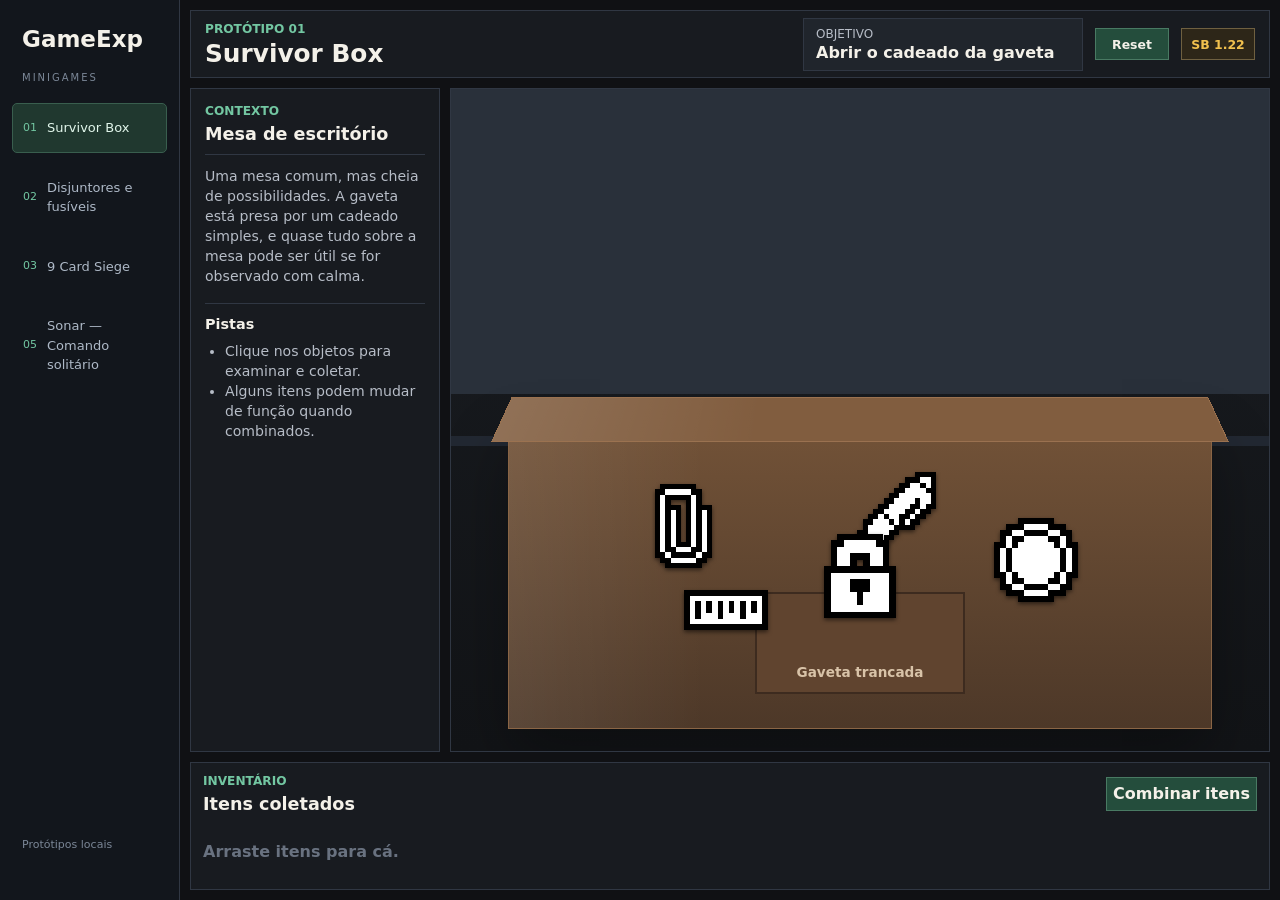
<file: index.html>
<!doctype html>
<html lang="pt-BR">
  <head>
    <meta charset="utf-8" />
    <meta name="viewport" content="width=device-width, initial-scale=1" />
    <title>Survivor Box - Protótipo</title>
    <link rel="stylesheet" href="src/styles.css?v=sb122" />
  </head>
  <body>
    <main class="game-shell" aria-label="Tela de jogo">
      <header class="top-bar">
        <div>
          <p class="eyebrow">Protótipo 01</p>
          <h1>Survivor Box</h1>
        </div>
        <div class="top-status">
          <div class="objective">
            <span>Objetivo</span>
            <strong>Abrir o cadeado da gaveta</strong>
          </div>
          <button class="reset-button" type="button" id="reset-button">
            Reset
          </button>
          <span class="version-label" aria-label="Versão do jogo">SB 1.22</span>
        </div>
      </header>

      <section class="play-layout">
        <aside class="context-panel" aria-labelledby="context-title">
          <div class="panel-header">
            <p class="eyebrow">Contexto</p>
            <h2 id="context-title">Mesa de escritório</h2>
          </div>
          <p id="context-text">
            Uma mesa comum, mas cheia de possibilidades. A gaveta está presa
            por um cadeado simples, e quase tudo sobre a mesa pode ser útil se
            for observado com calma.
          </p>
          <div class="notes">
            <h3>Pistas</h3>
            <ul id="clue-list">
              <li>Clique nos objetos para examinar e coletar.</li>
              <li>Alguns itens podem mudar de função quando combinados.</li>
            </ul>
          </div>
        </aside>

        <section class="scene" aria-label="Cenário interativo">
          <div class="wall">
          </div>

          <div class="desk" aria-label="Mesa de escritório">
            <button
              class="hotspot item paperclip"
              type="button"
              data-item="Clipe"
              data-description="Um clipe de metal. Fino, flexível e fácil de desdobrar com as mãos."
            >
              Clipe
            </button>
            <button
              class="hotspot item pen"
              type="button"
              data-item="Caneta"
              data-description="Uma caneta esferográfica. O corpo parece firme, e talvez esconda peças úteis por dentro."
            >
              Caneta
            </button>
            <button
              class="hotspot item tape"
              type="button"
              data-item="Fita"
              data-description="Um rolo pequeno de fita adesiva. Não resolve tudo, mas segura quase qualquer improviso por tempo suficiente."
            >
              Fita
            </button>
            <button
              class="hotspot item ruler"
              type="button"
              data-item="Régua"
              data-description="Uma régua fina de plástico. Boa para medir, apoiar ou alcançar uma fresta estreita."
            >
              Régua
            </button>
            <button
              class="hotspot lock"
              id="lock"
              type="button"
              data-description="O cadeado prende a gaveta. A abertura é pequena, e força bruta só faria barulho."
            >
              <img
                class="item-icon"
                src="src/assets/icons/cadeado.png"
                alt=""
                draggable="false"
              />
              <span>Cadeado</span>
            </button>
            <div class="drawer" id="drawer">
              <span id="drawer-label">Gaveta trancada</span>
            </div>
            <div class="success-message" id="success-message" role="status">
              Gaveta aberta. Protótipo concluído.
            </div>
          </div>
        </section>
      </section>

      <section class="inventory" aria-labelledby="inventory-title">
        <div class="inventory-head">
          <div>
            <p class="eyebrow">Inventário</p>
            <h2 id="inventory-title">Itens coletados</h2>
          </div>
          <div class="combine-controls">
            <button class="action-button" type="button" id="combine-button">
              Combinar itens
            </button>
            <span class="combine-instruction" id="combine-instruction" hidden>
              Clique nos itens para combinar
            </span>
            <button class="ok-button" type="button" id="combine-ok-button" hidden>
              OK
            </button>
          </div>
        </div>
        <div class="inventory-items" id="inventory-items" aria-live="polite">
          <span class="inventory-empty">Arraste itens para cá.</span>
        </div>
      </section>
    </main>

    <div class="cursor-hint" id="cursor-hint" aria-hidden="true">
      Clique nos itens para combinar
    </div>
    <div class="action-hint" id="action-hint" aria-hidden="true">
      A ferramenta parece não ter efeito.
    </div>
    <script src="src/game.js?v=sb122"></script>
    <script src="game-menu.js"></script>
  </body>
</html>
</file>
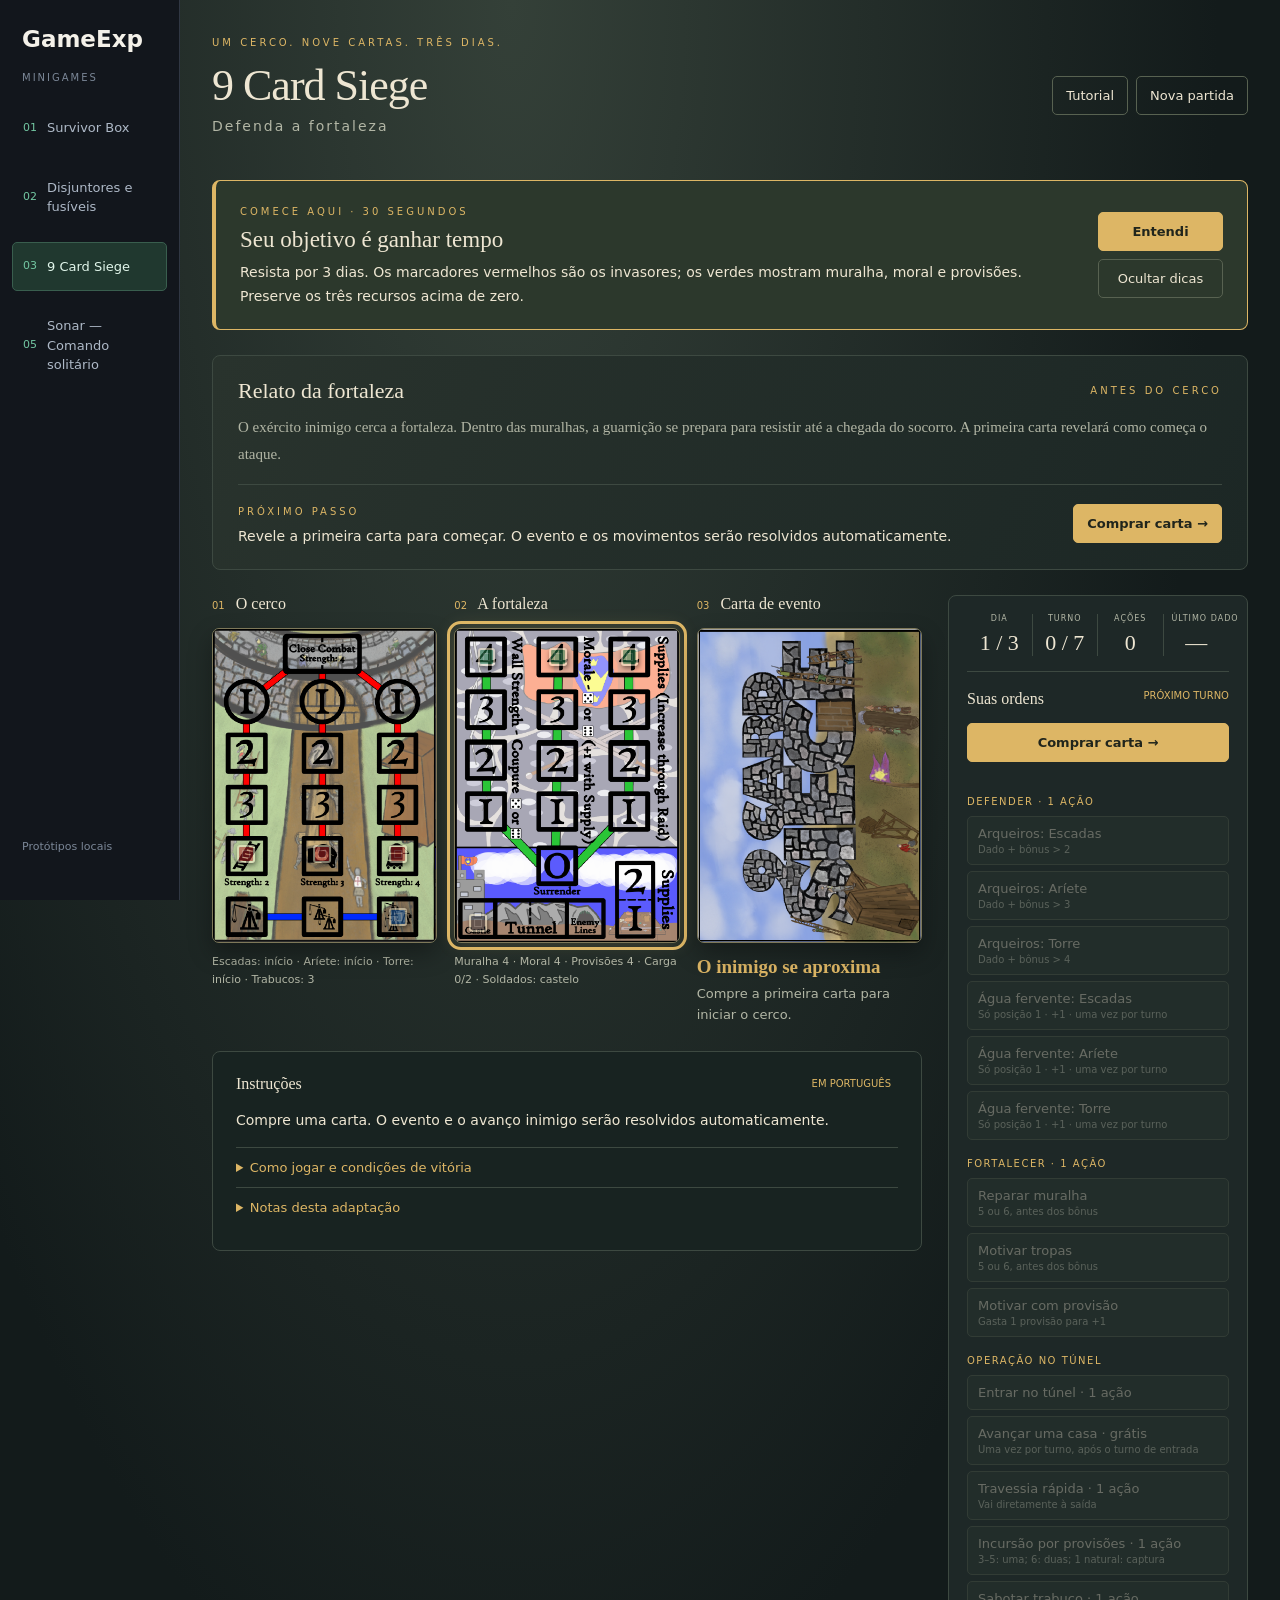
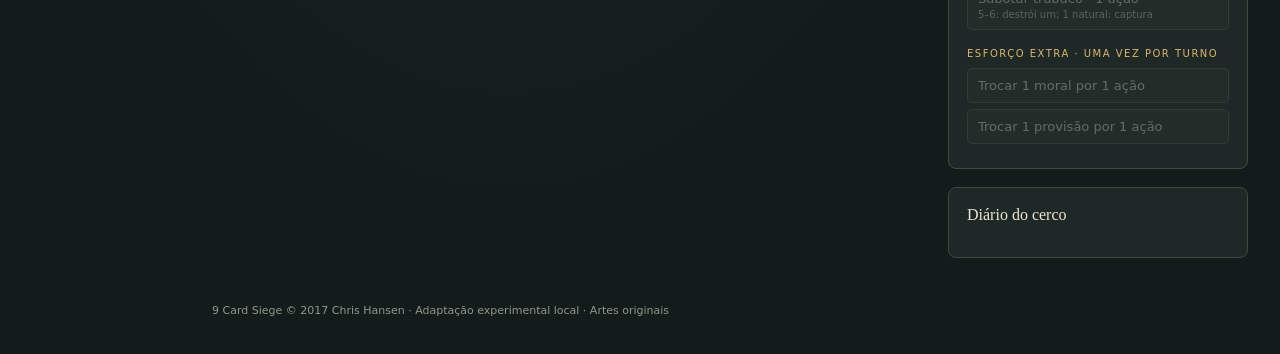
<file: 9-card-siege/index.html>
<!doctype html>
<html lang="pt-BR"><head><meta charset="utf-8"><meta name="viewport" content="width=device-width,initial-scale=1"><title>9 Card Siege • GameExp</title><link rel="stylesheet" href="style.css"></head><body>
<main><header><div><span class="eyebrow">UM CERCO. NOVE CARTAS. TRÊS DIAS.</span><h1>9 Card Siege<span>Defenda a fortaleza</span></h1></div><div class="header-buttons"><button id="tutorialReplay" class="quiet">Tutorial</button><button id="restart" class="quiet">Nova partida</button></div></header>

<section id="tutorial" class="tutorial" aria-label="Tutorial guiado" aria-live="polite" hidden><div><span id="tutorialTag" class="eyebrow"></span><h2 id="tutorialTitle"></h2><p id="tutorialText"></p></div><div class="tutorial-buttons"><button id="tutorialDone" class="primary">Entendi</button><button id="tutorialSkip" class="quiet">Ocultar dicas</button></div></section><section class="narrative" aria-label="Narrativa do cerco"><div class="story-heading"><h2>Relato da fortaleza</h2><span id="storyTime" class="eyebrow"></span></div><div id="storyEntries" role="log" aria-live="polite" aria-relevant="additions"></div><div class="next-step"><div><span class="eyebrow">PRÓXIMO PASSO</span><p id="nextStepText"></p></div><button id="nextStepButton" class="primary"></button></div><details id="storyArchive" hidden><summary>Relatos anteriores</summary><div id="storyHistory"></div></details></section><div id="result" role="status"></div><div class="layout"><section class="table"><div class="boards"><article><h2><span>01</span> O cerco</h2><div class="art" id="enemyBoard"><img src="assets/SIEGE%20TRACK.PNG" alt="Trilhas de escadas, aríete, torre de cerco e contagem de trabucos"><div id="enemyMarkers"></div></div><div id="enemySummary" class="caption"></div></article><article><h2><span>02</span> A fortaleza</h2><div class="art" id="fortBoard"><img src="assets/FORT%20TRACK.PNG" alt="Trilhas da muralha, moral, provisões e túnel"><div id="fortMarkers"></div></div><div id="fortSummary" class="caption"></div></article><article class="event"><h2><span>03</span> Carta de evento</h2><div class="art"><img id="card" src="assets/CAPA.PNG" alt="Capa de 9 Card Siege"><div id="cardShade"></div></div><div class="event-copy"><h3 id="eventTitle">O inimigo se aproxima</h3><p id="eventText">Compre a primeira carta para iniciar o cerco.</p></div></article></div>
<section class="instructions"><h2>Instruções <span>EM PORTUGUÊS</span></h2><p id="hint" aria-live="polite"></p><details><summary>Como jogar e condições de vitória</summary><p>Sobreviva a 3 dias, cada um com 7 turnos. A cada turno: verificação dos soldados nas linhas inimigas, compra de carta, evento, avanço inimigo, suas ações e verificação de derrota. Os efeitos das cartas duram apenas um turno. As seções amarela, azul e verde correspondem aos dias 1, 2 e 3.</p><p>Ataques precisam superar a força do inimigo: escadas 2, aríete 3, torre 4. Um sucesso recua uma casa. Na posição 1, use água fervente para +1 no dado, uma vez por turno. Corpo a corpo tem força 4. Um 1 natural no corpo a corpo reduz a moral; na água fervente também, salvo bônus positivo de evento aplicável.</p><p>Reparar e motivar exigem 5 ou 6, antes dos bônus. Você pode gastar uma provisão para +1 ao motivar. Uma vez por turno, troque 1 moral ou provisão por uma ação extra. Os recursos vão de 0 a 4.</p><p>Entrar no túnel custa 1 ação. A partir do turno seguinte, avance uma casa grátis por turno. A travessia rápida custa 1 ação e leva diretamente à saída, na direção em que você entrou. Nas linhas inimigas, incursões obtêm 1 provisão em 3–5 ou 2 em 6; sabotagem destrói um trabuco em 5–6. Um 1 natural nessas ações ou na verificação inicial causa captura, perda da carga e −1 moral. A carga máxima é 2; traga-a de volta ao castelo.</p><p>Dois inimigos em corpo a corpo ou um recurso em zero ao terminar o turno causam derrota. Três inimigos em corpo a corpo ou dois recursos em zero causam derrota imediata. Ao fim de cada dia: consuma uma provisão, retorne automaticamente soldados que estão no túnel e capture os que estão nas linhas inimigas. Complete o fim do terceiro dia com todos os recursos acima de zero para vencer.</p></details><details><summary>Notas desta adaptação</summary><p>“Mau tempo” permite apenas incursão e sabotagem, inclusive bloqueando movimento gratuito. Resultados naturais de 1 causam captura mesmo com bônus. “Chuva de flechas” aplica seu bônus a todos os ataques; bônus específicos de trilha não se aplicam a corpo a corpo. As condições de sobrevivência são verificadas também após as ações de fim de dia. Não há custo adicional de combate obrigatório: com dois inimigos na muralha, você precisa expulsar pelo menos um antes de encerrar o turno.</p></details></section></section>
<aside><section class="panel"><section class="hud command-hud" aria-label="Estado da partida"><div><small>DIA</small><strong id="day"></strong></div><div><small>TURNO</small><strong id="turn"></strong></div><div><small>AÇÕES</small><strong id="ap"></strong></div><div><small>ÚLTIMO DADO</small><strong id="die">—</strong></div></section><div class="panel-head"><h2>Suas ordens</h2><span id="phase"></span></div><button id="next" class="primary"></button><div id="actions"></div></section><section class="panel history"><h2>Diário do cerco</h2><ol id="log" aria-live="polite"></ol></section></aside></div><footer>9 Card Siege © 2017 Chris Hansen · Adaptação experimental local · Artes originais</footer></main>
<dialog id="confirm"><h2>Começar novamente?</h2><p>A partida atual será substituída.</p><button id="cancel">Continuar partida</button><button id="confirmNew" class="primary">Nova partida</button></dialog>
<script src="engine.js"></script><script src="next-step.js"></script><script src="narrative.js"></script><script src="tutorial.js"></script><script src="app.js"></script><script src="../game-menu.js"></script></body></html>
</file>
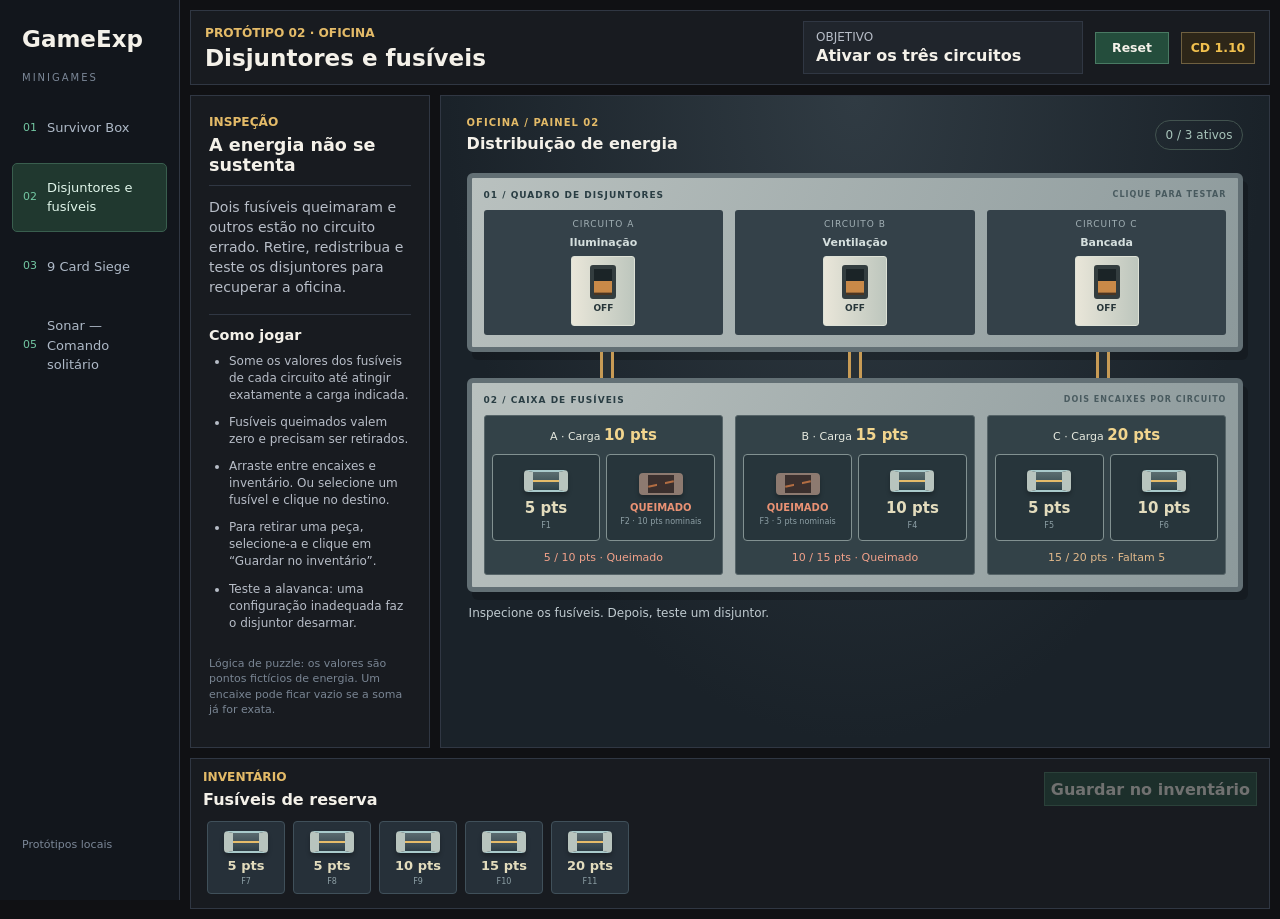
<file: disjuntores/index.html>
<!doctype html>
<html lang="pt-BR"><head><meta charset="utf-8"><meta name="viewport" content="width=device-width,initial-scale=1"><title>Disjuntores e fusíveis · GameExp</title><link rel="stylesheet" href="../src/styles.css"><link rel="stylesheet" href="style.css"></head>
<body><main class="game-shell">
<header class="top-bar"><div><p class="eyebrow">Protótipo 02 · Oficina</p><h1>Disjuntores e fusíveis</h1></div><div class="top-status"><div class="objective"><span>Objetivo</span><strong>Ativar os três circuitos</strong></div><button class="reset-button" id="reset">Reset</button><span class="version-label">CD 1.10</span></div></header>
<section class="play-layout"><aside class="context-panel"><div class="panel-header"><p class="eyebrow">Inspeção</p><h2 id="context-title">A energia não se sustenta</h2></div><p id="context-text">Dois fusíveis queimaram e outros estão no circuito errado. Retire, redistribua e teste os disjuntores para recuperar a oficina.</p><div class="notes"><h3>Como jogar</h3><ul><li>Some os valores dos fusíveis de cada circuito até atingir exatamente a carga indicada.</li><li>Fusíveis queimados valem zero e precisam ser retirados.</li><li>Arraste entre encaixes e inventário. Ou selecione um fusível e clique no destino.</li><li>Para retirar uma peça, selecione-a e clique em “Guardar no inventário”.</li><li>Teste a alavanca: uma configuração inadequada faz o disjuntor desarmar.</li></ul></div><p class="simulation-note">Lógica de puzzle: os valores são pontos fictícios de energia. Um encaixe pode ficar vazio se a soma já for exata.</p></aside>
<section class="scene" aria-label="Painel de circuitos da oficina"><div class="scene-heading"><div><p class="eyebrow">Oficina / painel 02</p><h2>Distribuição de energia</h2></div><span id="progress" role="status">0 / 3 ativos</span></div><div class="panel-section"><div class="section-label"><span>01 / QUADRO DE DISJUNTORES</span><span>CLIQUE PARA TESTAR</span></div><div id="breakers" class="breaker-grid"></div></div><div class="cable-tray" aria-hidden="true"><i></i><i></i><i></i></div><div class="panel-section fuse-box"><div class="section-label"><span>02 / CAIXA DE FUSÍVEIS</span><span>DOIS ENCAIXES POR CIRCUITO</span></div><div id="circuits" class="circuit-grid"></div></div><div id="feedback" class="feedback" role="status" aria-live="polite">Inspecione os fusíveis. Depois, teste um disjuntor.</div><div id="success" class="completion" role="status" hidden><strong>Oficina restaurada</strong><span>Iluminação, ventilação e bancada estão funcionando.</span></div></section></section>
<section class="inventory" id="inventory"><div class="inventory-head"><div><p class="eyebrow">Inventário</p><h2>Fusíveis de reserva</h2></div><button class="action-button" id="store" disabled>Guardar no inventário</button></div><div class="inventory-items" id="items" aria-label="Fusíveis disponíveis"></div></section>
</main><script src="../game-menu.js"></script><script src="puzzle.js"></script><script src="game.js"></script></body></html>
</file>
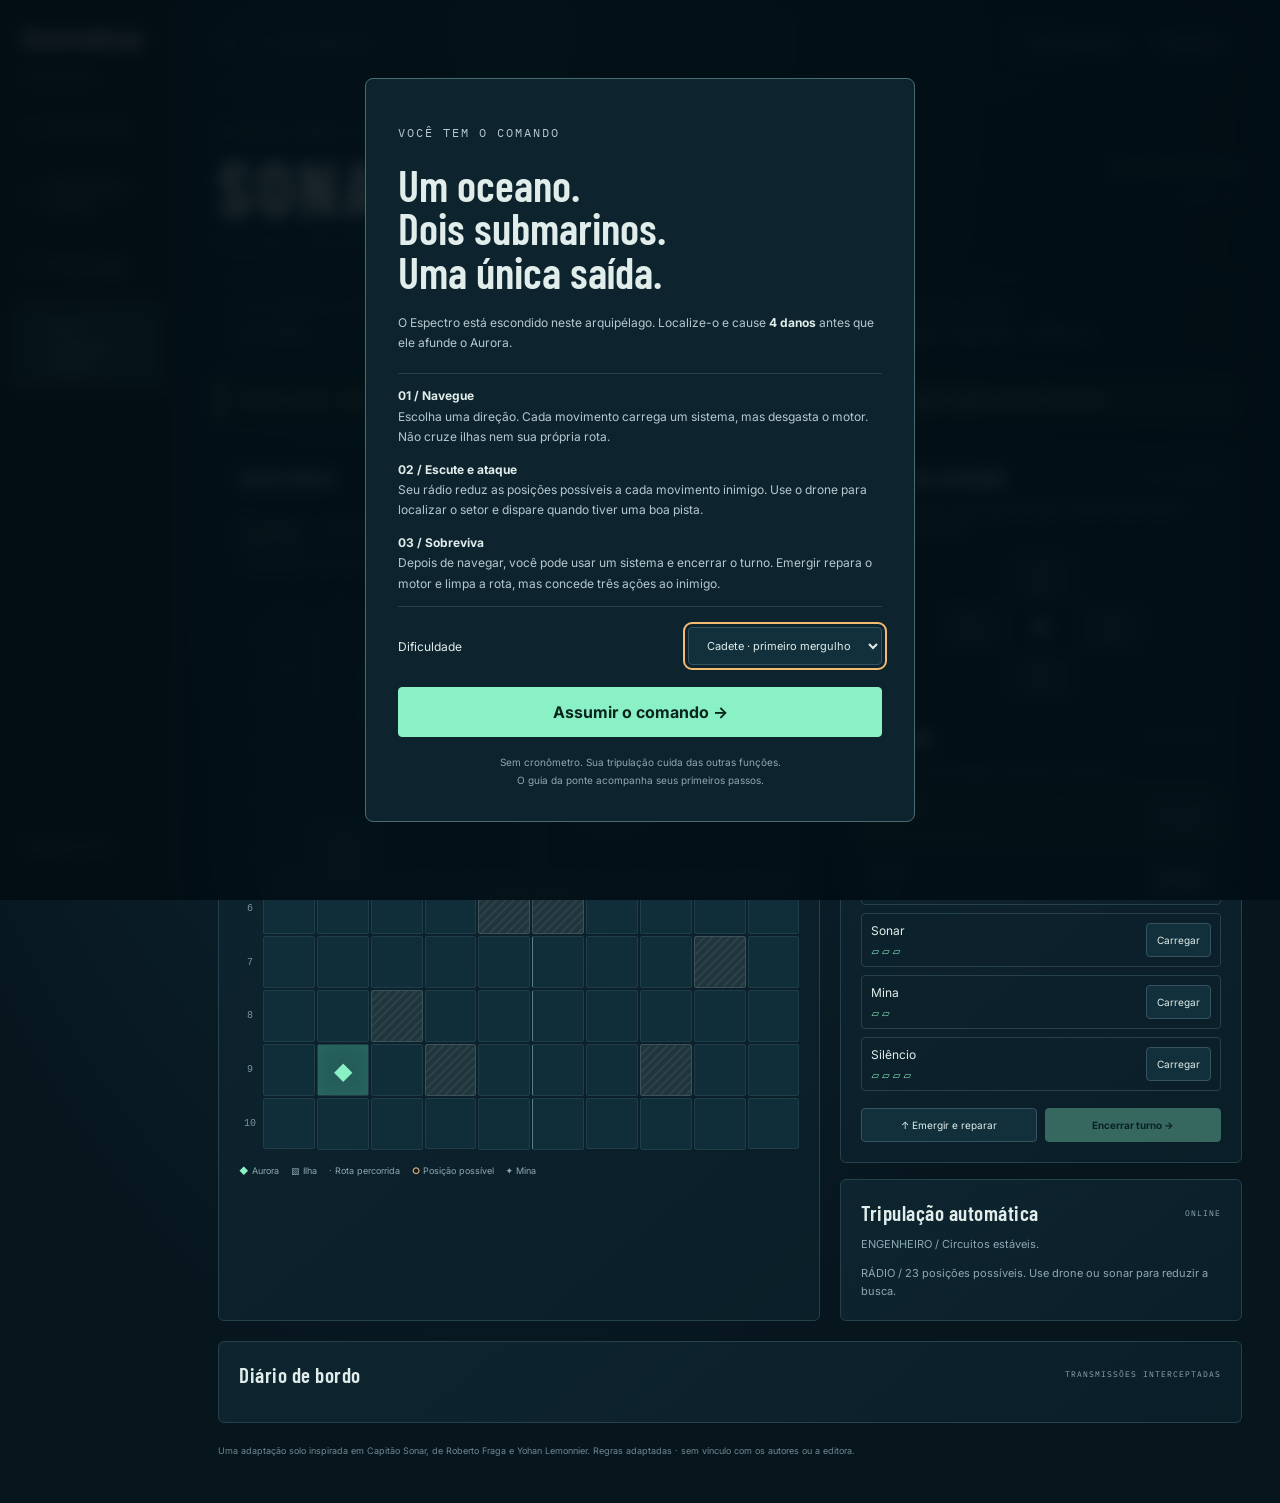
<file: sonar/index.html>
<!doctype html>
<html lang="pt-BR"><head><meta charset="utf-8"><meta name="viewport" content="width=device-width,initial-scale=1"><title>Sonar — Comando solitário</title><link rel="stylesheet" href="style.css"></head><body>
<main><header><a class="brand" href="../index.html">SB / EXPERIMENTOS</a><div class="head-actions"><button id="help">Manual de bordo</button><button id="new">Nova missão</button></div></header>
<section class="title"><div><p class="eyebrow">ATLÂNTICO NORTE / OPERAÇÃO 07</p><h1>SONAR<span>COMANDO SOLITÁRIO</span></h1></div><div class="signal"><i></i> <span id="phase">AGUARDANDO COMANDANTE</span><small id="turn">TURNO 01</small></div></section>
<section class="status"><div><small>SEU SUBMARINO / AURORA</small><strong id="hp"></strong></div><div><small>CONTATO HOSTIL / ESPECTRO</small><strong id="ehp"></strong></div><div><small>ÚLTIMO SINAL INIMIGO</small><strong id="bearing">Nenhuma transmissão</strong></div></section>
<section id="guidance" class="guidance" aria-live="polite"></section>
<div class="layout"><section class="ocean panel"><div class="panel-title"><h2>Carta tática</h2><span>ARQUIPÉLAGO ALPHA · 10 × 10</span></div><div class="tabs"><button id="navtab" class="active">Navegação</button><button id="tracktab">Rastreamento</button></div><p id="maphint"></p><div id="map" class="map" aria-label="Mapa tático"></div><div class="legend"><span><b class="own">◆</b> Aurora</span><span>▧ Ilha</span><span>· Rota percorrida</span><span><b class="possible">○</b> Posição possível</span><span>✦ Mina</span></div><div id="targetbar"></div></section>
<aside><section class="panel controls"><div class="panel-title"><h2>Ponte de comando</h2><span>01 / NAVEGAR</span></div><p>Mova uma casa. A tripulação carrega o sistema selecionado e administra as panes.</p><div class="compass"><button data-dir="N">↑<small>NORTE</small></button><button data-dir="W">←<small>OESTE</small></button><span>◆</span><button data-dir="E">→<small>LESTE</small></button><button data-dir="S">↓<small>SUL</small></button></div><div class="panel-title"><h2>Sistemas</h2><span>02 / AÇÃO OPCIONAL</span></div><p id="systemhint">Selecione o que carregar no próximo movimento.</p><div id="systems"></div><div class="utility"><button id="surface">↑ Emergir e reparar</button><button id="end">Encerrar turno →</button></div></section><section class="panel crew"><div class="panel-title"><h2>Tripulação automática</h2><span>ONLINE</span></div><p id="engineer"></p><p id="radio"></p></section></aside></div>
<section class="panel journal"><div class="panel-title"><h2>Diário de bordo</h2><span>TRANSMISSÕES INTERCEPTADAS</span></div><div id="log" role="log" aria-live="polite"></div></section><footer>Uma adaptação solo inspirada em Capitão Sonar, de Roberto Fraga e Yohan Lemonnier. Regras adaptadas · sem vínculo com os autores ou a editora.</footer></main>
<dialog id="intro"><div class="modal-inner"><p class="eyebrow">VOCÊ TEM O COMANDO</p><h2>Um oceano.<br>Dois submarinos.<br>Uma única saída.</h2><p>O Espectro está escondido neste arquipélago. Localize-o e cause <b>4 danos</b> antes que ele afunde o Aurora.</p><div class="brief"><p><b>01 / Navegue</b><br>Escolha uma direção. Cada movimento carrega um sistema, mas desgasta o motor. Não cruze ilhas nem sua própria rota.</p><p><b>02 / Escute e ataque</b><br>Seu rádio reduz as posições possíveis a cada movimento inimigo. Use o drone para localizar o setor e dispare quando tiver uma boa pista.</p><p><b>03 / Sobreviva</b><br>Depois de navegar, você pode usar um sistema e encerrar o turno. Emergir repara o motor e limpa a rota, mas concede três ações ao inimigo.</p></div><label>Dificuldade <select id="difficulty"><option value="cadet">Cadete · primeiro mergulho</option><option value="captain">Capitão · caça equilibrada</option></select></label><button id="start" class="primary">Assumir o comando →</button><small>Sem cronômetro. Sua tripulação cuida das outras funções.<br>O guia da ponte acompanha seus primeiros passos.</small></div></dialog>
<dialog id="manual"><div class="modal-inner"><p class="eyebrow">CONSULTA RÁPIDA</p><h2>Manual de bordo</h2><p><b>Seu turno:</b> selecione um sistema para carregar, navegue uma casa, use até um sistema pronto e encerre. O inimigo então age. Você também pode emergir no lugar do movimento.</p><p><b>Rastreamento:</b> os círculos são possibilidades, não alvos confirmados. O rádio cruza as direções ouvidas com ilhas e limites do mapa. Drone e sonar refinam essa estimativa. O inimigo também escuta você; ele não conhece sua posição secreta.</p><p><b>Torpedo (2 cargas):</b> selecione uma casa a até 4 passos ortogonais. Ilhas não bloqueiam o alcance. Acerto exato causa 2 danos; qualquer casa vizinha, inclusive diagonal, sofre 1. Seu submarino também pode ser atingido.</p><p><b>Drone (3 cargas):</b> escolha um dos quatro setores; a resposta SIM/NÃO é verdadeira. <b>Sonar (3):</b> recebe uma linha e um setor; exatamente uma informação é verdadeira.</p><p><b>Mina (2):</b> posicione em uma casa vizinha livre. Depois clique nela e detone; não precisa recarregar para detonar. Uma detonação usa sua ação opcional. Torpedos destroem minas no ponto de impacto.</p><p><b>Silêncio (4):</b> após navegar, faça um deslocamento adicional de 1 a 4 casas em linha reta. O inimigo não ouve a direção. Esse deslocamento gera apenas uma carga e uma pane.</p><p><b>Engenharia solo:</b> cada direção acumula desgaste. Ao atingir 3 marcas, um sistema fica bloqueado. Na quarta, você sofre 1 dano e todo o desgaste é apagado. O engenheiro avisa antes. Emergir limpa tudo, mas não recupera vida.</p><p><b>Adaptação:</b> jogo por turnos, rádio e tripulantes automáticos, um mapa e circuitos de engenharia simplificados. No modo Cadete, o inimigo carrega torpedos mais devagar e tem maior incerteza inicial sobre você. Progresso salvo neste navegador a cada turno.</p><button id="closehelp" class="primary">Voltar à ponte</button></div></dialog>
<dialog id="result"><div class="modal-inner"><p class="eyebrow">RELATÓRIO DA MISSÃO</p><h2 id="resulttitle"></h2><p id="resulttext"></p><button id="again" class="primary">Novo mergulho →</button></div></dialog>
<script src="game.js"></script><script src="../game-menu.js"></script></body></html>
</file>
<file: src/styles.css>
:root {
  color-scheme: dark;
  --bg: #101114;
  --panel: #181b20;
  --panel-strong: #20252c;
  --desk: #735338;
  --desk-dark: #4d3828;
  --text: #f4f1e9;
  --muted: #b7bdc7;
  --accent: #73c7a2;
  --accent-strong: #f2c14e;
  --line: #303743;
}

* {
  box-sizing: border-box;
}

body {
  margin: 0;
  min-width: 1100px;
  min-height: 100vh;
  overflow: hidden;
  font-family:
    Inter, ui-sans-serif, system-ui, -apple-system, BlinkMacSystemFont, "Segoe UI",
    sans-serif;
  background: var(--bg);
  color: var(--text);
}

body.combine-mode {
  cursor: crosshair;
}

body.combine-mode .inventory-token {
  cursor: crosshair;
}

body.combine-mode .action-button,
body.combine-mode .ok-button {
  cursor: pointer;
}

body.dragging-item {
  cursor: grabbing;
  user-select: none;
}

button {
  font: inherit;
}

.game-shell {
  height: 100vh;
  display: grid;
  grid-template-rows: 68px minmax(0, 1fr) 128px;
  gap: 10px;
  padding: 10px;
}

.top-bar,
.inventory,
.context-panel {
  border: 1px solid var(--line);
  background: var(--panel);
}

.top-bar {
  min-height: 0;
  display: flex;
  align-items: center;
  justify-content: space-between;
  padding: 10px 14px;
}

.eyebrow,
h1,
h2,
h3,
p {
  margin-top: 0;
}

.eyebrow {
  margin-bottom: 4px;
  color: var(--accent);
  font-size: 0.76rem;
  font-weight: 800;
  letter-spacing: 0;
  text-transform: uppercase;
}

h1 {
  margin-bottom: 0;
  font-size: 1.55rem;
  line-height: 1;
}

h2 {
  margin-bottom: 0;
  font-size: 1.1rem;
}

h3 {
  margin-bottom: 10px;
  font-size: 0.9rem;
}

p,
li {
  color: var(--muted);
  font-size: 0.88rem;
  line-height: 1.42;
}

.objective {
  display: grid;
  gap: 2px;
  min-width: 280px;
  padding: 8px 12px;
  border: 1px solid var(--line);
  background: var(--panel-strong);
}

.top-status {
  display: flex;
  align-items: center;
  gap: 12px;
}

.version-label {
  min-width: 74px;
  min-height: 32px;
  display: inline-grid;
  place-items: center;
  border: 1px solid #6f6040;
  background: #2d2618;
  color: var(--accent-strong);
  font-size: 0.78rem;
  font-weight: 900;
}

.reset-button {
  min-width: 74px;
  min-height: 32px;
  border: 1px solid #497a63;
  background: #244d3c;
  color: var(--text);
  cursor: pointer;
  font-size: 0.78rem;
  font-weight: 900;
}

.reset-button:hover,
.reset-button:focus-visible {
  outline: none;
  border-color: var(--accent);
  background: #2d604b;
}

.objective span {
  color: var(--muted);
  font-size: 0.75rem;
  text-transform: uppercase;
}

.play-layout {
  min-height: 0;
  display: grid;
  grid-template-columns: 300px minmax(720px, 1fr);
  gap: 10px;
}

.context-panel {
  overflow: hidden;
  padding: 14px;
}

.panel-header {
  margin-bottom: 12px;
  padding-bottom: 10px;
  border-bottom: 1px solid var(--line);
}

.notes {
  margin-top: 16px;
  padding-top: 12px;
  border-top: 1px solid var(--line);
}

.notes ul {
  margin: 0;
  padding-left: 20px;
}

.scene {
  position: relative;
  overflow: hidden;
  min-height: 0;
  border: 1px solid var(--line);
  background:
    linear-gradient(180deg, #29303a 0 46%, transparent 46%),
    linear-gradient(180deg, #1a1d22 0, #121417 100%);
}

.wall {
  position: absolute;
  inset: 0 0 46% 0;
  border-bottom: 10px solid #222832;
}

.desk {
  position: absolute;
  left: 7%;
  right: 7%;
  bottom: 22px;
  height: min(310px, calc(100% - 130px));
  border: 1px solid #8a6545;
  background:
    linear-gradient(90deg, rgba(255, 255, 255, 0.08), transparent 28%),
    linear-gradient(180deg, var(--desk), var(--desk-dark));
  box-shadow: 0 28px 60px rgba(0, 0, 0, 0.32);
}

.desk::before {
  content: "";
  position: absolute;
  left: -18px;
  right: -18px;
  top: -28px;
  height: 48px;
  border: 1px solid #9b7250;
  background:
    linear-gradient(90deg, rgba(255, 255, 255, 0.12), transparent 36%),
    #815d3f;
  transform: perspective(260px) rotateX(18deg);
  transform-origin: bottom;
}

.desk.drop-target {
  box-shadow:
    inset 0 0 0 3px rgba(115, 199, 162, 0.3),
    0 28px 60px rgba(0, 0, 0, 0.32);
}

.drawer {
  position: absolute;
  left: 35%;
  bottom: 34px;
  width: 30%;
  height: 102px;
  border: 2px solid #3d2b1f;
  background: #60442f;
  display: grid;
  place-items: end center;
  padding-bottom: 12px;
  transition:
    bottom 260ms ease,
    background 260ms ease,
    box-shadow 260ms ease;
}

.drawer span {
  color: #d8c3a8;
  font-size: 0.85rem;
  font-weight: 700;
}

.drawer.open {
  bottom: 10px;
  background: #37271c;
  box-shadow: inset 0 34px 0 rgba(0, 0, 0, 0.35);
}

.drawer.open span {
  color: var(--accent);
}

.hotspot {
  position: absolute;
  z-index: 2;
  display: inline-flex;
  align-items: center;
  justify-content: center;
  gap: 0;
  border: 0;
  background: transparent;
  color: var(--text);
  cursor: pointer;
  font-size: 0.78rem;
  font-weight: 800;
  touch-action: none;
  transition:
    transform 140ms ease,
    box-shadow 140ms ease,
    border-color 140ms ease;
}

.item-icon {
  width: 84px;
  height: 84px;
  image-rendering: pixelated;
  object-fit: contain;
  padding: 0;
  background: transparent;
  filter: drop-shadow(0 2px 2px rgba(0, 0, 0, 0.55));
}

.desk .hotspot > span {
  position: absolute;
  left: 50%;
  top: calc(100% + 4px);
  z-index: 5;
  width: max-content;
  max-width: 140px;
  height: auto;
  min-height: 22px;
  display: grid;
  place-items: center;
  padding: 3px 7px;
  border: 1px solid #6f6040;
  background: rgba(45, 38, 24, 0.96);
  color: var(--accent-strong);
  font-size: 0.72rem;
  font-weight: 900;
  line-height: 1.1;
  text-align: center;
  overflow: hidden;
  white-space: nowrap;
  opacity: 0;
  pointer-events: none;
  transform: translate(-50%, -3px);
  transition:
    opacity 120ms ease,
    transform 120ms ease;
}

.desk .hotspot:hover > span,
.desk .hotspot:focus-visible > span {
  opacity: 1;
  transform: translate(-50%, 0);
}

.hotspot:hover,
.hotspot:focus-visible {
  outline: none;
  transform: translateY(-2px);
  filter: drop-shadow(0 0 8px rgba(242, 193, 78, 0.55));
}

.item.collected {
  opacity: 0.18;
  pointer-events: none;
}

.inventory.drop-target {
  border-color: var(--accent);
  box-shadow: inset 0 0 0 2px rgba(115, 199, 162, 0.3);
}

.paperclip {
  left: 18%;
  top: 58px;
  width: 96px;
  height: 96px;
  border-radius: 8px;
}

.pen {
  left: 48%;
  top: 46px;
  width: 96px;
  height: 96px;
  border-radius: 8px;
}

.tape {
  right: 18%;
  top: 92px;
  width: 96px;
  height: 96px;
  border-radius: 8px;
}

.ruler {
  left: 24%;
  top: 142px;
  width: 96px;
  height: 96px;
  border-radius: 8px;
}

.dropped-item {
  width: 96px;
  height: 96px;
  min-width: 96px;
  min-height: 96px;
  display: inline-flex;
  align-items: center;
  justify-content: center;
  padding: 0;
  border-radius: 0;
  background: transparent;
  color: var(--text);
}

.dropped-item span {
  color: var(--text);
}

.dropped-item.drag-source {
  opacity: 0.92;
  filter: drop-shadow(0 0 8px rgba(242, 193, 78, 0.55));
}

.item.drag-source {
  opacity: 0.92;
  filter: drop-shadow(0 0 8px rgba(242, 193, 78, 0.55));
}

.hotspot.combine-selected {
  filter: drop-shadow(0 0 9px rgba(115, 199, 162, 0.72));
}

.lock {
  left: calc(50% - 48px);
  bottom: 104px;
  width: 96px;
  height: 96px;
  flex-direction: column;
  gap: 2px;
  padding: 0;
  border-radius: 0;
  background: transparent;
  border: 0;
}

.lock .item-icon {
  width: 84px;
  height: 84px;
}

.lock::before {
  content: none;
}

.lock.open {
  bottom: 82px;
  opacity: 0.55;
  transform: rotate(12deg);
  pointer-events: none;
}

.lock.open::before {
  content: none;
}

.lock.use-target {
  border-color: var(--accent);
  box-shadow: 0 0 0 4px rgba(115, 199, 162, 0.24);
  filter: none;
}

.success-message {
  position: absolute;
  left: 50%;
  bottom: 160px;
  z-index: 3;
  width: 320px;
  min-height: 54px;
  display: none;
  place-items: center;
  padding: 12px 16px;
  border: 1px solid #6aa98c;
  background: #153528;
  color: var(--text);
  font-weight: 800;
  text-align: center;
  transform: translateX(-50%);
}

.success-message.visible {
  display: grid;
}

.inventory {
  min-height: 0;
  padding: 10px 12px;
}

.inventory-head {
  display: flex;
  align-items: center;
  justify-content: space-between;
  margin-bottom: 8px;
}

.combine-controls {
  display: flex;
  align-items: center;
  gap: 8px;
}

.action-button,
.ok-button {
  min-width: 146px;
  min-height: 34px;
  border: 1px solid #497a63;
  background: #244d3c;
  color: var(--text);
  cursor: pointer;
  font-weight: 800;
}

.action-button.active {
  border-color: var(--accent-strong);
  background: #5a4318;
  color: #fff4ca;
}

.combine-instruction {
  min-height: 34px;
  display: inline-grid;
  place-items: center;
  padding: 0 10px;
  border: 1px solid #6f6040;
  background: #2d2618;
  color: var(--accent-strong);
  font-size: 0.78rem;
  font-weight: 900;
  white-space: nowrap;
}

.combine-instruction.ready {
  border-color: var(--accent);
  background: #173b2d;
  color: var(--text);
}

.ok-button {
  min-width: 54px;
  border-color: #6f6040;
  background: #2d2618;
  color: var(--accent-strong);
}

.ok-button:disabled {
  opacity: 0.42;
  cursor: not-allowed;
}

.combine-instruction[hidden],
.ok-button[hidden] {
  display: none;
}

.action-button:hover,
.action-button:focus-visible,
.ok-button:hover:not(:disabled),
.ok-button:focus-visible {
  outline: none;
  border-color: var(--accent);
}

.cursor-hint,
.action-hint {
  position: fixed;
  left: 0;
  top: 0;
  z-index: 20;
  display: none;
  pointer-events: none;
  padding: 7px 10px;
  border: 1px solid #6f6040;
  background: rgba(45, 38, 24, 0.96);
  color: var(--accent-strong);
  font-size: 0.78rem;
  font-weight: 900;
  transform: translate(14px, 16px);
  white-space: nowrap;
}

.action-hint {
  border-color: #8d7450;
  background: rgba(28, 25, 21, 0.96);
  color: #e8d8bc;
}

.inventory-items {
  min-height: 58px;
  display: flex;
  align-items: center;
  gap: 10px;
  overflow: hidden;
}

.inventory-empty {
  color: #697280;
  font-weight: 800;
}

.inventory-token {
  min-width: 104px;
  min-height: 58px;
  display: inline-flex;
  align-items: center;
  justify-content: center;
  gap: 8px;
  padding: 8px 12px;
  border: 1px solid transparent;
  background: #20252c;
  color: var(--text);
  cursor: pointer;
  font-weight: 900;
  touch-action: none;
}

.inventory-token.selected {
  border-color: var(--accent-strong);
  box-shadow: inset 0 0 0 2px rgba(242, 193, 78, 0.36);
}

.inventory-token.combine-selected {
  border-color: var(--accent);
  background: #1d3a2d;
  box-shadow: inset 0 0 0 2px rgba(115, 199, 162, 0.36);
}

.inventory-token.combine-selected::after {
  content: "Selecionado";
  color: var(--accent);
  font-size: 0.68rem;
  font-weight: 900;
}

.token-icon {
  width: 26px;
  height: 26px;
  flex: 0 0 auto;
  padding: 4px;
  border: 1px solid #526171;
  background: #11151a;
  image-rendering: pixelated;
  object-fit: contain;
}

.cursor-hint.visible,
.action-hint.visible {
  display: block;
}

.drag-ghost {
  position: fixed;
  left: 0;
  top: 0;
  z-index: 30;
  display: inline-flex;
  align-items: center;
  justify-content: center;
  width: 96px;
  height: 96px;
  padding: 0;
  border: 0;
  background: transparent;
  color: var(--text);
  font-size: 0.82rem;
  font-weight: 900;
  pointer-events: none;
  transform: translate(-50%, -50%);
  filter: drop-shadow(0 0 8px rgba(242, 193, 78, 0.65));
}

.drag-ghost span {
  position: absolute;
  width: 1px;
  height: 1px;
  overflow: hidden;
  white-space: nowrap;
  clip-path: inset(50%);
}

@media (max-height: 680px) {
  body {
    overflow: auto;
  }

  .game-shell {
    min-height: 680px;
  }
}
</file>
<file: 9-card-siege/style.css>
:root{color-scheme:dark;--bg:#131b1b;--panel:#1e2827;--line:#3d4941;--ink:#eee6d2;--muted:#b2b6a5;--gold:#ddb665;font-family:Georgia,serif}*{box-sizing:border-box}body{margin:0;background:radial-gradient(ellipse at 40% 0%,#344038 0%,var(--bg) 65%);color:var(--ink)}main{max-width:1510px;margin:auto;padding:32px}header{display:flex;align-items:center;justify-content:space-between;gap:20px}h1{font-size:44px;margin:10px 0 24px;font-weight:normal;letter-spacing:-1px}h1 span{display:block;font:14px system-ui;color:var(--muted);letter-spacing:2px;margin-top:7px}.eyebrow{font:10px system-ui;letter-spacing:3px;color:var(--gold)}button,summary{cursor:pointer}button{border:1px solid #586251;border-radius:5px;background:#2c3830;color:var(--ink);padding:11px 13px;font:13px system-ui;transition:background .15s}button:hover:not(:disabled){background:#485840}button:focus-visible,summary:focus-visible{outline:3px solid var(--gold);outline-offset:3px}button:disabled{opacity:.35;cursor:not-allowed}.quiet{background:transparent}.primary{background:var(--gold);color:#20251c;border-color:var(--gold);font-weight:700}.primary:hover:not(:disabled){background:#f3cc82}.hud{display:flex;gap:0;border-block:1px solid var(--line);margin:0 0 26px;padding:18px 0}.hud div{padding:0 25px;border-right:1px solid var(--line)}.hud div:first-child{padding-left:0}.hud small{display:block;font:10px system-ui;letter-spacing:2px;color:var(--muted)}.hud strong{display:block;font-size:27px;margin-top:4px;font-weight:normal}.hud p{align-self:center;margin-left:auto;font-size:15px;color:var(--muted);max-width:235px}.layout{display:grid;grid-template-columns:minmax(0,1fr) 300px;gap:26px}.boards{display:grid;grid-template-columns:1fr 1fr 1fr;gap:17px}h2{font:16px Georgia;margin:0 0 15px}h2 span{font:10px system-ui;color:var(--gold);margin-right:7px}.art{position:relative;aspect-ratio:417/583;overflow:hidden;border:1px solid #7e7859;box-shadow:0 10px 24px #0005;border-radius:7px}.art img{width:100%;height:100%;object-fit:fill;display:block}.marker{position:absolute;transform:translate(-50%,-50%);width:8%;aspect-ratio:1;background:#b92528;border:2px solid #fff5d4;box-shadow:1px 2px 5px #000;border-radius:3px;z-index:2}.marker.green{background:#288852}.marker.blue{background:#276db9}.marker.black{background:#25252e}.marker.gold{background:#eabf35}.marker::after{content:'';position:absolute;inset:3px;border:1px solid #ffffff50}.caption{font:11px/1.6 system-ui;color:var(--muted);margin-top:10px;min-height:38px}.event-copy{margin-top:13px}.event-copy h3{font-size:19px;color:var(--gold);margin:0 0 6px}.event-copy p{font:13px/1.6 system-ui;color:var(--muted);margin:0}#cardShade{position:absolute;inset:0;pointer-events:none}#cardShade.active{background:linear-gradient(to bottom,#071213ba 0 var(--start),transparent var(--start) var(--end),#071213ba var(--end) 100%)}.panel{background:var(--panel);border:1px solid var(--line);padding:18px;border-radius:8px;margin-bottom:18px}.panel-head{display:flex;justify-content:space-between}.panel-head span{font:10px system-ui;color:var(--gold)}#next{width:100%;margin-bottom:16px}#actions h3{font:10px system-ui;letter-spacing:1.5px;color:var(--gold);text-transform:uppercase;margin:18px 0 9px}#actions button{display:block;width:100%;text-align:left;margin-bottom:6px;padding:9px 10px}#actions button small{display:block;font-size:10px;margin-top:3px;color:#c8cbb9}.history{max-height:340px;overflow:auto}.history ol{padding:0;list-style:none;margin:0}.history li{font:12px/1.6 system-ui;padding:9px 0;border-top:1px solid var(--line);color:var(--muted)}.history li:first-child{color:var(--ink)}.instructions{margin-top:25px;padding:23px;border:1px solid var(--line);background:#182321;border-radius:8px}.instructions h2{display:flex;justify-content:space-between;align-items:center}.instructions p{font:13px/1.8 system-ui;color:var(--muted)}#hint{color:var(--ink);font-size:14px}details{border-top:1px solid var(--line);padding:12px 0}summary{font:13px system-ui;color:var(--gold)}footer{font:11px system-ui;color:#8d998b;margin:28px 0 5px}#result:not(:empty){padding:22px;border:1px solid var(--gold);background:#38442c;margin-bottom:25px;font-size:21px}dialog{max-width:420px;background:var(--panel);color:var(--ink);border:1px solid var(--gold);border-radius:10px;padding:28px}dialog::backdrop{background:#000b}dialog button{margin:5px} @media(min-width:1550px){.layout{grid-template-columns:minmax(0,1fr) 330px}}@media(max-width:1180px){main{padding:22px}.layout{grid-template-columns:1fr}aside{display:grid;grid-template-columns:1fr 1fr;gap:18px}.boards{gap:13px}}@media(max-width:600px){main{padding:16px}h1{font-size:34px}.eyebrow{font-size:8px}.hud div{padding:0 16px}.hud p{display:none}.boards{grid-template-columns:1fr 1fr}.event{grid-column:1/-1;display:grid;grid-template-columns:140px 1fr;gap:14px}.event h2{grid-column:1/-1;margin-bottom:0}.event-copy{margin:0}aside{display:block}.instructions{padding:17px}.instructions h2 span{font-size:8px}header{align-items:flex-start}header button{font-size:11px;margin-top:25px}}
.header-buttons{display:flex;gap:8px;flex-wrap:wrap}.tutorial[hidden]{display:none}.tutorial{display:flex;align-items:center;gap:24px;border:1px solid var(--gold);border-left:4px solid var(--gold);border-radius:8px;padding:20px 24px;margin-bottom:25px;background:#2c382c}.tutorial h2{font-size:23px;margin:8px 0}.tutorial p{font:14px/1.7 system-ui;margin:0;max-width:820px;color:var(--ink)}.tutorial-buttons{display:flex;flex-direction:column;gap:8px;min-width:125px;margin-left:auto}.tutorial-focus{outline:3px solid var(--gold)!important;outline-offset:4px;box-shadow:0 0 20px #ddb66533!important}@media(max-width:600px){.tutorial{padding:16px;display:block}.tutorial-buttons{flex-direction:row;margin-top:14px}.tutorial h2{font-size:21px}.header-buttons{justify-content:flex-end}.header-buttons button{margin-top:0}header .header-buttons{max-width:120px;margin-top:20px}}
.narrative{padding:22px 25px;margin-bottom:25px;border:1px solid var(--line);border-radius:8px;background:linear-gradient(115deg,#29332d,#1c2725)}.story-heading{display:flex;align-items:center;justify-content:space-between;gap:16px;margin-bottom:8px}.story-heading h2{font-size:22px;margin:0}.narrative p{font:15px/1.8 Georgia,serif;color:var(--muted);margin:10px 0}.narrative .story-latest{color:var(--ink);border-left:2px solid var(--gold);padding-left:14px}.narrative details{margin-top:15px;padding-bottom:0}#storyHistory{max-height:260px;overflow:auto}#storyHistory p{font:13px/1.7 system-ui;border-bottom:1px solid var(--line);padding-bottom:10px}@media(max-width:600px){.narrative{padding:17px}.story-heading{align-items:flex-start;flex-direction:column;gap:8px}.story-heading h2{font-size:21px}.narrative p{font-size:14px}}
.next-step{display:flex;gap:24px;align-items:center;border-top:1px solid var(--line);padding-top:16px;margin-top:16px}.next-step>div{flex:1}.next-step p{font:14px/1.6 system-ui;margin:6px 0 0;color:var(--ink)}.next-step button{max-width:300px;flex-shrink:0}@media(max-width:600px){.next-step{align-items:stretch;flex-direction:column;gap:12px}.next-step button{max-width:none}}

/* 50% de transparência para preservar a leitura das trilhas. */
.marker { opacity: 0.5; }

/* Indicadores junto às decisões, em uma faixa compacta. */
header{margin-bottom:22px}.command-hud{display:grid;grid-template-columns:repeat(4,minmax(0,1fr));gap:0;margin:0 0 18px;padding:0 0 15px;border-top:0}.command-hud div,.command-hud div:first-child{padding:0 8px;text-align:center;min-width:0}.command-hud div:last-child{border-right:0}.command-hud small{font-size:8px;letter-spacing:1px;white-space:nowrap}.command-hud strong{font-size:22px;margin-top:7px}@media(max-width:600px){.command-hud div{padding:0 10px}.command-hud small{font-size:9px}.command-hud strong{font-size:24px}}
</file>
<file: disjuntores/style.css>
:root{--accent:#e4bb68}
body.with-game-menu .game-shell{height:auto;min-height:100vh;grid-template-rows:auto 1fr auto}.top-bar{min-height:72px;gap:16px}.top-bar h1{font-size:clamp(18px,1.8vw,26px)}
body.with-game-menu .play-layout{grid-template-columns:240px minmax(0,1fr);align-items:stretch}.context-panel{padding:18px}.notes li{margin-bottom:10px;font-size:12px}.simulation-note{margin-top:24px;color:#798593;font-size:11px}
.scene{padding:20px clamp(12px,2vw,32px);overflow:visible;background:radial-gradient(ellipse at 50% 0,#303b43,#1a2229 70%);min-width:0}.scene-heading{display:flex;align-items:center;justify-content:space-between;gap:10px;margin-bottom:20px}.scene-heading h2{font-size:16px}.scene-heading .eyebrow{font-size:10px;letter-spacing:1px}#progress{font-size:12px;color:#a7c4ba;border:1px solid #42534f;padding:7px 10px;border-radius:20px;white-space:nowrap}
.panel-section{border:5px solid #626f74;border-radius:6px;background:linear-gradient(115deg,#b9c1bf,#8c999b);padding:12px;box-shadow:5px 8px 0 #0003}.section-label{display:flex;flex-wrap:wrap;gap:5px;justify-content:space-between;color:#293d43;font-size:9px;letter-spacing:1px;font-weight:800;margin-bottom:10px}.section-label span+span{opacity:.7;font-size:8px}.breaker-grid,.circuit-grid{display:grid;grid-template-columns:repeat(3,minmax(0,1fr));gap:12px}
.breaker-card{display:grid;justify-items:center;gap:7px;background:#344149;border-radius:3px;padding:9px 5px;color:#d5dfde;font-size:11px}.breaker-card strong{font-size:11px;text-align:center}.circuit-code{font-size:9px;color:#a2b0b5;letter-spacing:1px}.breaker{width:64px;height:70px;border:1px solid #dde1d6;border-radius:3px;background:linear-gradient(90deg,#e9e6d9,#bdc6bd);display:grid;justify-items:center;padding:8px;cursor:pointer;color:#27363a}.breaker i{width:26px;height:34px;border:4px solid #333d3f;border-radius:3px;background:linear-gradient(#1b2427 45%,#c88948 46% 90%,#4a3522 91%);transition:transform .15s}.breaker[aria-pressed=true] i{background:linear-gradient(#75ad8e 0 45%,#1b2427 46%);transform:translateY(-2px)}.breaker b{font-size:9px}.breaker-card.on{box-shadow:inset 0 0 0 1px #8ad1aa;background:#294c40}.breaker-card.on .circuit-code{color:#9be1ba}.breaker-card.tripping{animation:trip-flash .22s 3}.breaker-card.tripping .breaker i{background:#f69b63}@keyframes trip-flash{50%{background:#9b432b;box-shadow:0 0 20px #ef6d4566}}
.cable-tray{display:grid;grid-template-columns:repeat(3,1fr);height:26px;padding:0 16px}.cable-tray i{justify-self:center;width:14px;border-inline:3px solid #c89b55;background:#283035}.fuse-column{padding:10px 7px;border:1px solid #566468;border-radius:3px;background:#334248;text-align:center;min-width:0}.load{display:block;color:#e6e9df;font-size:11px;margin-bottom:10px}.load b{color:#f2d58e;font-size:15px}.sockets{display:grid;grid-template-columns:1fr 1fr;gap:6px}
.socket{min-width:0;min-height:87px;border:1px dashed #829191;border-radius:4px;background:#1c282e;color:#9daeb3;font-size:10px;cursor:pointer;padding:6px 2px;position:relative;touch-action:none}.socket:not(.empty){border-style:solid;background:#27353b}.socket.empty::before{content:'+';display:block;font-size:24px;font-weight:300;color:#6b8186}
.fuse-visual{display:block;width:44px;height:22px;margin:4px auto 7px;position:relative;border:2px solid #a9cacb;border-radius:4px;background:linear-gradient(#c5e0dd55,#669b9e22);border-inline:9px solid #b8c4be;box-shadow:0 3px 4px #0004}.fuse-visual::after{content:'';position:absolute;left:0;right:0;top:8px;height:2px;background:#e5bc6a}.burnt .fuse-visual{background:#3b302e;border-color:#8d7a70}.burnt .fuse-visual::after{background:linear-gradient(90deg,#b26d42 35%,transparent 35% 65%,#b26d42 65%);transform:rotate(-12deg)}.fuse-value{display:block;font-size:15px;font-weight:800;color:#e3dcbd}.burnt .fuse-value{font-size:10px;color:#ea9274}.fuse-id{display:block;font-size:8px;color:#8d9fa5;margin-top:4px}.socket.selected,.fuse.selected{outline:2px solid #efca73;outline-offset:1px;background:#45452d}
.sum{margin-top:10px;display:block;font-size:11px;color:#e2b98b}.sum.ready{color:#9dd3b4}.sum.bad{color:#f2a18a}.feedback{padding:12px 2px 0;font-size:12px;line-height:1.5;color:#c0cbd0;min-height:44px}.feedback.error{color:#f3a68d}.feedback.good{color:#99d8b4}.completion{margin-top:10px;padding:14px;border:1px solid #6eaf8e;background:#203e32;text-align:center}.completion strong{color:#b7e7ca}.completion span{display:block;font-size:12px;margin-top:4px}.completion[hidden]{display:none}
.inventory{min-height:145px}.inventory-head h2{font-size:16px}.inventory-items{min-height:76px;gap:8px;padding:4px}.fuse{flex:0 0 78px;border:1px solid #40505a;border-radius:4px;background:#263039;color:#e8e1ce;padding:6px;cursor:grab;touch-action:none;min-height:73px}.fuse .fuse-visual{margin:2px auto 5px}.fuse .fuse-value{font-size:13px}.fuse.burnt .fuse-value{font-size:9px}.action-button:disabled{opacity:.4;cursor:default}.drag-copy{position:fixed;z-index:70;width:78px;min-height:73px;pointer-events:none;transform:translate(-50%,-50%);box-shadow:0 8px 24px #0007}.drop-highlight{outline:2px solid #8ce0b5!important;outline-offset:-2px}button:focus-visible{outline:2px solid #ffe3a2;outline-offset:3px}
@media(max-width:1100px) and (min-width:851px){body.with-game-menu .play-layout{grid-template-columns:190px minmax(0,1fr)}.scene{padding:14px 10px}.breaker-grid,.circuit-grid{gap:6px}.panel-section{padding:8px}.fuse-column{padding:8px 3px}.sockets{gap:4px}.fuse-visual{width:36px;border-inline-width:7px}.top-status{flex-wrap:wrap;justify-content:flex-end}.objective strong{font-size:12px}}
@media(max-width:850px){body.with-game-menu .play-layout{grid-template-columns:1fr}body.with-game-menu .scene{height:auto}body.with-game-menu .context-panel{max-height:none}.notes{margin-top:10px}.notes li{margin-bottom:5px}.simulation-note{margin-top:12px}.scene-heading{margin-bottom:14px}.breaker-grid,.circuit-grid{gap:6px}.panel-section{padding:8px}.fuse-column{padding:8px 2px}.fuse-visual{width:34px;border-inline-width:6px}.load{font-size:10px}.load b{font-size:12px}.breaker-card strong{font-size:10px}.section-label{letter-spacing:0}.top-status{flex-wrap:wrap}}
@media(prefers-reduced-motion:reduce){.breaker-card.tripping{animation:none;background:#9b432b}.breaker i{transition:none}}
</file>
<file: sonar/style.css>
@import url('https://fonts.googleapis.com/css2?family=Barlow+Condensed:wght@500;600;700&family=IBM+Plex+Mono:wght@400;500&family=Inter:wght@400;500;600;700&display=swap');
:root{color-scheme:dark;--bg:#07151d;--panel:#0b202a;--line:#24414c;--muted:#8da9b3;--ink:#e1edea;--mint:#8af0c5;--amber:#f2bb71;--red:#ff827e;font-family:Inter,system-ui,sans-serif}*{box-sizing:border-box}body{margin:0;background:radial-gradient(ellipse at 40% 0,#12313c,transparent 70%),var(--bg);color:var(--ink)}main{max-width:1350px;margin:auto;padding:25px 38px}button,select{font:inherit;color:inherit;background:#12303c;border:1px solid #365361;border-radius:4px;padding:10px 14px;cursor:pointer}button:hover:enabled{border-color:var(--mint);background:#1a4048}button:disabled{opacity:.35;cursor:not-allowed}button:focus-visible,select:focus-visible{outline:2px solid var(--amber);outline-offset:3px}header{display:flex;justify-content:space-between;align-items:center;padding-bottom:24px;border-bottom:1px solid var(--line)}.brand{font:12px 'IBM Plex Mono',monospace;color:var(--muted);text-decoration:none;letter-spacing:2px}.head-actions{display:flex;gap:8px}.head-actions button{font-size:11px;background:transparent}.title{display:flex;align-items:center;justify-content:space-between;padding:30px 0}.eyebrow{font:10px 'IBM Plex Mono',monospace;letter-spacing:2px;color:var(--mint)}h1{font:700 clamp(50px,6vw,82px)/.85 'Barlow Condensed',Impact,sans-serif;letter-spacing:5px;margin:15px 0 0}h1 span{display:block;font:10px 'IBM Plex Mono',monospace;letter-spacing:5px;margin-top:16px;color:var(--muted)}.signal{font:10px 'IBM Plex Mono',monospace;color:var(--mint);text-align:right}.signal i{display:inline-block;width:6px;height:6px;background:var(--mint);border-radius:50%;box-shadow:0 0 15px var(--mint);margin-right:7px}.signal small{display:block;color:var(--muted);margin-top:14px;letter-spacing:2px}.status{display:grid;grid-template-columns:1fr 1fr 1.2fr;border:1px solid var(--line);margin-bottom:16px}.status>div{padding:16px 20px;border-right:1px solid var(--line)}small{font-size:10px;color:var(--muted)}.status strong{display:block;font:15px 'IBM Plex Mono',monospace;margin-top:9px}.status small{letter-spacing:1px}.health{color:var(--mint);letter-spacing:6px}.health.enemy{color:var(--amber)}.guidance{border-left:3px solid var(--mint);background:#10332f;padding:13px 18px;font-size:13px;line-height:1.6;margin-bottom:20px}.layout{display:grid;grid-template-columns:minmax(0,1.5fr) minmax(290px,1fr);gap:20px}.panel{background:linear-gradient(140deg,#0e2530,#0a1e28);border:1px solid var(--line);border-radius:6px;padding:20px}.panel-title{display:flex;justify-content:space-between;align-items:center;gap:8px}.panel-title h2{font:600 21px 'Barlow Condensed',system-ui;margin:0;letter-spacing:.5px}.panel-title>span{font:8px 'IBM Plex Mono',monospace;letter-spacing:1px;color:var(--muted)}.tabs{display:flex;margin:20px 0 10px;border-bottom:1px solid var(--line);gap:20px}.tabs button{border:0;border-radius:0;background:none;padding:9px 0;color:var(--muted);font-size:12px}.tabs button.active{color:var(--mint);border-bottom:2px solid var(--mint)}#maphint{font-size:11px;line-height:1.5;color:var(--muted);min-height:33px}.map{display:grid;grid-template-columns:22px repeat(10,minmax(0,1fr));gap:2px;aspect-ratio:1.04}.cell{position:relative;padding:0;border:1px solid #203e49;border-radius:2px;min-width:0;background:#102e39;aspect-ratio:1;font:14px 'IBM Plex Mono',monospace}.cell:nth-child(11n+7){border-left-color:#58808b}.cell[data-y="5"]{border-top-color:#58808b}.axis{display:flex;align-items:center;justify-content:center;color:#79949e;font:10px monospace}.cell.land{background:repeating-linear-gradient(135deg,#2a4148 0 2px,#20353c 2px 6px);border-color:#3c5359;color:#6c8388}.cell.trail{background:#1c3d47;color:#5e858e}.cell.own{background:#255c59;color:var(--mint);font-size:24px;box-shadow:inset 0 0 20px #3ba38233}.cell.possible{color:#e9ba70;background:#3c382922}.cell.target{outline:2px solid var(--amber);z-index:1}.cell.mine{color:var(--amber)}.cell.dead{color:var(--red)}.legend{display:flex;flex-wrap:wrap;gap:12px;font-size:9px;color:var(--muted);margin-top:15px}.own{color:var(--mint)}.possible{color:var(--amber)}#targetbar{font-size:12px;line-height:1.6;margin-top:15px}#targetbar button{margin:8px 7px 0 0}.controls>p,.crew p{color:var(--muted);font-size:11px;line-height:1.65}.compass{display:grid;grid-template-columns:repeat(3,65px);grid-template-rows:repeat(3,46px);gap:4px;justify-content:center;margin:18px 0 24px}.compass button{padding:3px;font-size:19px}.compass small{display:block;font-size:7px;color:inherit;letter-spacing:1px}.compass [data-dir=N]{grid-column:2}.compass [data-dir=W]{grid-row:2;grid-column:1}.compass span{grid-row:2;grid-column:2;align-self:center;text-align:center;color:var(--mint)}.compass [data-dir=E]{grid-row:2;grid-column:3}.compass [data-dir=S]{grid-row:3;grid-column:2}.sys{display:grid;grid-template-columns:1fr auto;gap:8px;margin:8px 0;padding:9px;border:1px solid var(--line);border-radius:4px}.sys.selected{border-color:#68bda1;background:#14352f}.sys .charge{border:0;text-align:left;background:none;padding:0;font-size:12px}.sys .charge small{display:block;letter-spacing:3px;margin-top:7px;color:var(--mint)}.sys .use{font-size:10px;padding:7px 10px}.utility{display:flex;gap:8px;margin-top:17px}.utility button{flex:1;font-size:10px}#end,.primary{background:var(--mint);color:#09251e;border-color:var(--mint);font-weight:700}.crew{margin-top:16px}.crew p{margin:10px 0 0}.crew b{color:var(--ink)}.journal{margin-top:20px}#log{display:flex;flex-direction:column;gap:7px;max-height:190px;overflow:auto;margin-top:15px;font:11px/1.7 'IBM Plex Mono',monospace}#log p{margin:0;border-bottom:1px solid #203640;padding-bottom:6px}#log em{font-style:normal;color:var(--mint);margin-right:10px}footer{font-size:9px;color:#6f8994;line-height:1.7;margin:20px 0}dialog{background:#0d242e;color:var(--ink);border:1px solid #4b6b72;border-radius:8px;max-width:550px;width:calc(100% - 32px);padding:0;max-height:90vh}dialog::backdrop{background:#020d14df;backdrop-filter:blur(8px)}.modal-inner{padding:32px}.modal-inner h2{font:600 44px/.98 'Barlow Condensed',Impact,sans-serif;margin:20px 0}.modal-inner p{font-size:12px;line-height:1.7;color:#b4c9ce}.modal-inner b{color:var(--ink)}.brief{border-block:1px solid var(--line);margin:20px 0}.modal-inner label{font-size:12px;display:flex;justify-content:space-between;align-items:center;gap:8px}.modal-inner .primary{width:100%;margin-top:22px;padding:14px}.modal-inner>small{display:block;line-height:1.8;text-align:center;margin-top:16px}select{font-size:11px;max-width:70%}@media(max-width:1100px){main{padding:20px}.layout{grid-template-columns:minmax(0,1fr) 300px}.panel{padding:15px}.status>div{padding:12px}}@media(max-width:780px){main{padding:16px}.layout{grid-template-columns:1fr}.title{padding:26px 0}.signal{max-width:130px;font-size:8px}h1{font-size:60px}.status{grid-template-columns:1fr 1fr}.status>div:last-child{grid-column:1/-1;border-top:1px solid var(--line)}.map{max-width:560px;margin:auto}.controls{padding:20px}.compass{grid-template-columns:repeat(3,80px);grid-template-rows:repeat(3,48px)}.modal-inner{padding:24px}.head-actions button{padding:8px;font-size:10px}.brand{font-size:9px}.panel-title>span{font-size:7px}.cell{font-size:12px}.cell.own{font-size:20px}}
</file>
